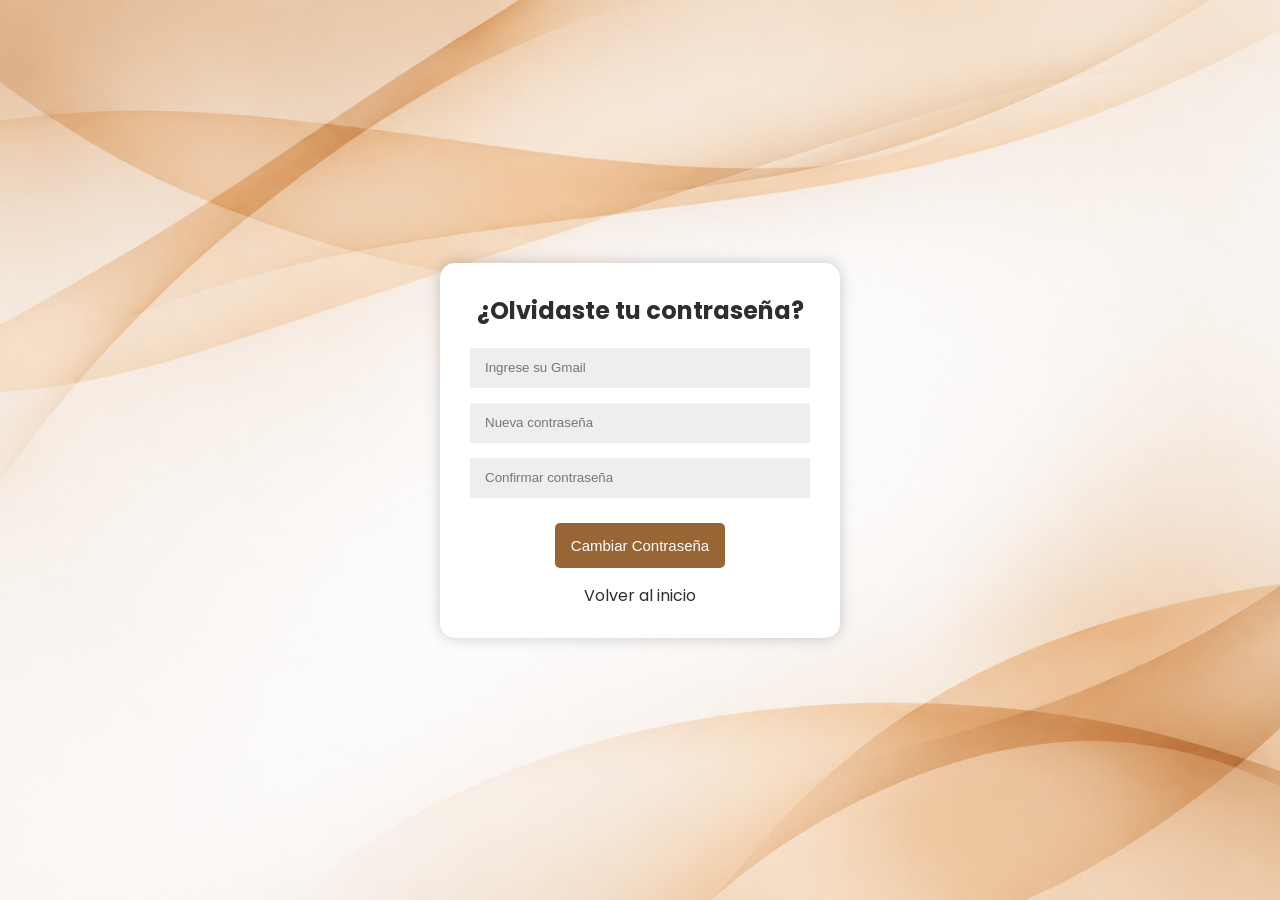
<file: SGB-Bibliocontrol/BiblioControl/recuperar.html>
<!DOCTYPE html>
<html lang="es">
<head>
    <meta charset="UTF-8"> 
    <meta name="viewport" content="width=device-width, initial-scale=1.0"> 
    <title>Recuperar Contraseña</title>
    <link rel="icon" href="imagenes/logo.png" type="image/png">
    <link href="https://fonts.googleapis.com/css2?family=Poppins:wght@400;500;600&display=swap" rel="stylesheet">
    <link rel="icon" href="imagenes/logo.png" type="image/png" sizes="60x60">
    <link rel="stylesheet" href="css/login.css"> 
</head>
<body>

    <div class="recuperar-container">

        <h2>¿Olvidaste tu contraseña?</h2>

        <div class="container-input">
            <input type="email" placeholder="Ingrese su Gmail">
        </div>

        <div class="container-input">
            <input type="password" placeholder="Nueva contraseña">
        </div>

        <div class="container-input">
            <input type="password" placeholder="Confirmar contraseña">
        </div>

        <button class="button">Cambiar Contraseña</button>

        <a class="volver" href="index.html">Volver al inicio</a>

    </div>

</body>
</html>
</file>
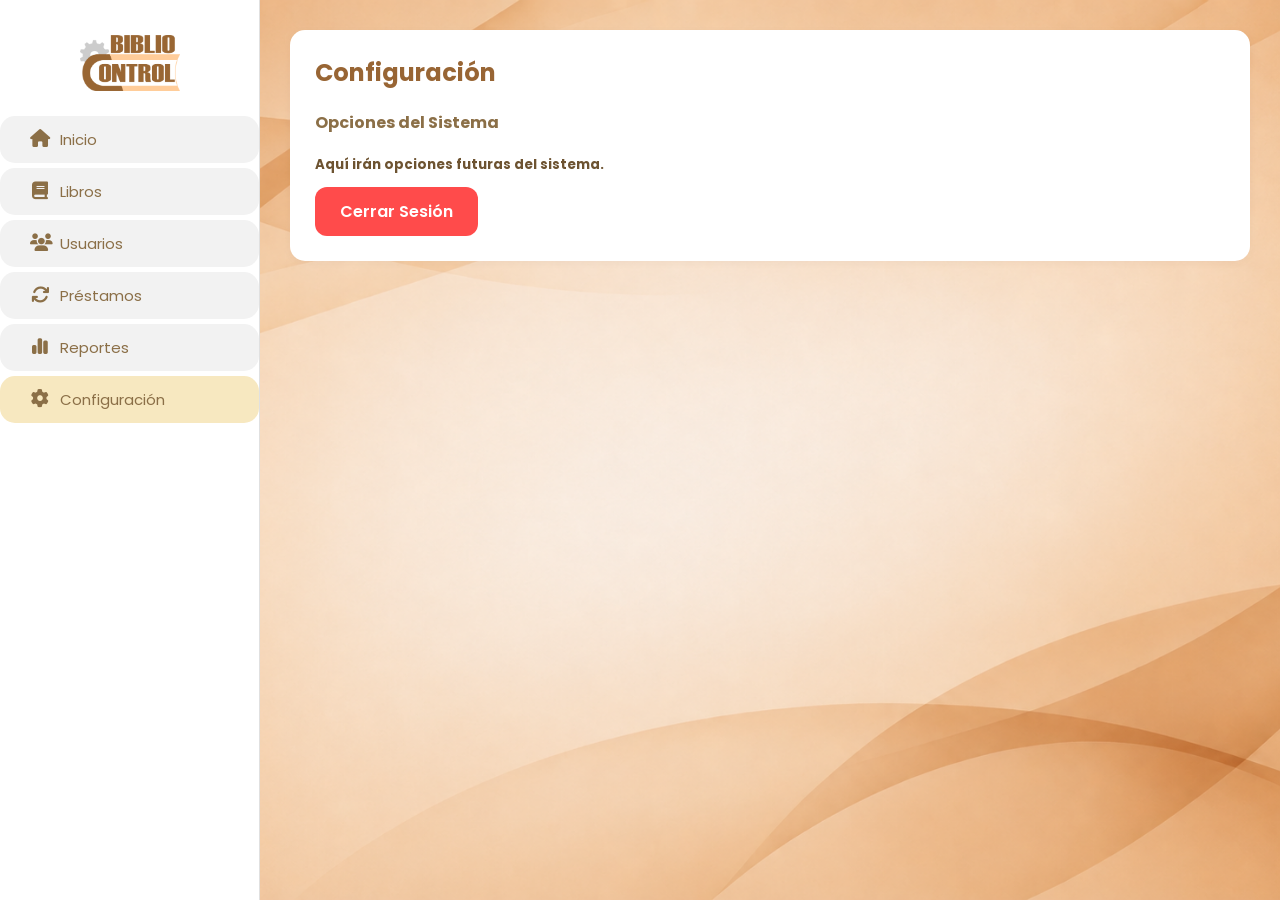
<file: SGB-Bibliocontrol/BiblioControl/administrador/configuracion.html>
<!DOCTYPE html>
<html lang='es'>
<head>
    <meta charset='UTF-8'>
    <title>Configuración - BiblioControl</title>
    <link rel="icon" href="../imagenes/logo.png" type="image/png" sizes="60x60">
    <link rel='stylesheet' href='../css/variables.css'>
    <link rel='stylesheet' href='../css/admin.css'>
    <link href="https://fonts.googleapis.com/css2?family=Poppins:wght@400;500;600&display=swap" rel="stylesheet">
    <link rel="stylesheet" href="https://cdnjs.cloudflare.com/ajax/libs/font-awesome/6.5.1/css/all.min.css">
</head>
<body>

<div class="dashboard-container">
    <aside class="sidebar">
        <nav class="menu">
            <a href="configuracion.html" class="logo">
                <img src="../imagenes/isl.png" alt="Logo">
            </a>
            
            <ul class="menu-items">
                <li><a href="inicio-admin.html"><i class="fa-solid fa-house"></i> <span>Inicio</span></a></li>
                <li><a href="libros.html"><i class="fa-solid fa-book"></i> <span>Libros</span></a></li>
                <li><a href="usuarios.html"><i class="fa-solid fa-users"></i> <span>Usuarios</span></a></li>
                <li><a href="prestamos.html"><i class="fa-solid fa-arrows-rotate"></i> <span>Préstamos</span></a></li>
                <li><a href="reportes.html"><i class="fa-solid fa-chart-simple"></i> <span>Reportes</span></a></li>
                <li class="active"><a href="configuracion.html"><i class="fa-solid fa-gear"></i> <span>Configuración</span></a></li>
            </ul>
        </nav>
    </aside>

    <div class="dashboard-body">

        <main class="dashboard">
            <section class="content-area">
                <div class="section-header">
                <h2>Configuración</h2></div>
                <div class="section-header">
                    <h4>Opciones del Sistema</h4>
                </div>
                <h5>Aquí irán opciones futuras del sistema.</h5>
                <hr class="separador">

                <div class="config-actions">
                    <a href="../index.html" class="btn-logout">Cerrar Sesión</a>
                </div>
            </section>
        </main>
    </div>
</div>

</body>
</html>
</file>
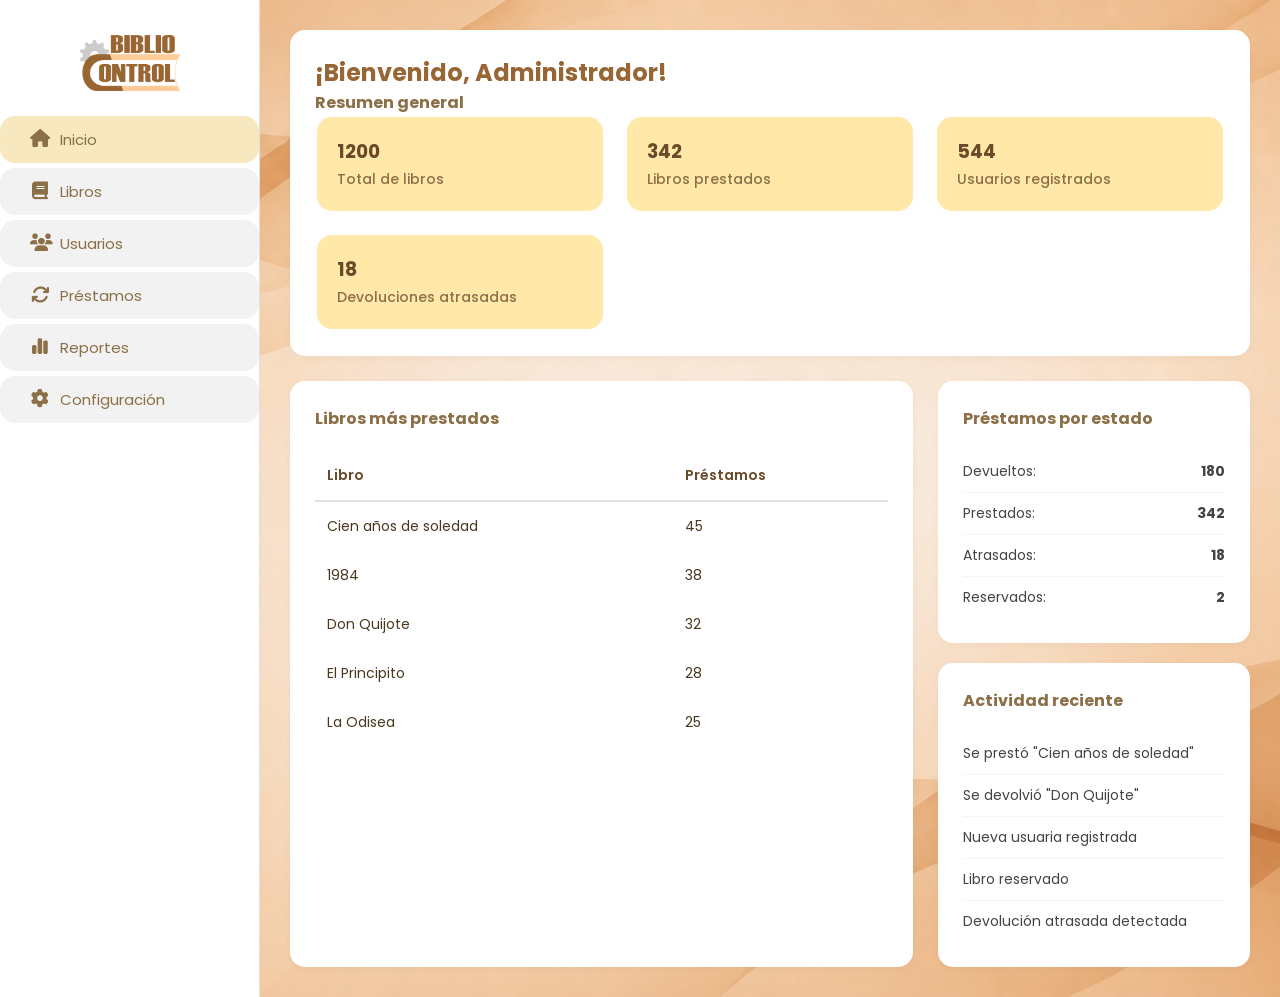
<file: SGB-Bibliocontrol/BiblioControl/administrador/inicio-admin.html>
<!DOCTYPE html>
<html lang="es">
<head>
    <meta charset="UTF-8">
    <meta name="viewport" content="width=device-width, initial-scale=1.0">
    <title>BiblioControl</title>
    <link rel="icon" href="../imagenes/logo.png" type="image/png" sizes="60x60">
    <link rel='stylesheet' href='../css/variables.css'>
    <link rel="stylesheet" href="../css/admin.css">
    <link href="https://fonts.googleapis.com/css2?family=Poppins:wght@400;500;600&display=swap" rel="stylesheet">
    <link rel="stylesheet" href="https://cdnjs.cloudflare.com/ajax/libs/font-awesome/6.5.1/css/all.min.css">
</head>
<body>

<div class="dashboard-container">
    <aside class="sidebar">
        <nav class="menu">
            <a href="admin.html" class="logo">
                <img src="../imagenes/isl.png" alt="Logo">
            </a>
            <ul class="menu-items">
                <li class="active"><a href="inicio-admin.html"><i class="fa-solid fa-house"></i> <span>Inicio</span></a></li>
                <li><a href="libros.html"><i class="fa-solid fa-book"></i> <span>Libros</span></a></li>
                <li><a href="usuarios.html"><i class="fa-solid fa-users"></i> <span>Usuarios</span></a></li>
                <li><a href="prestamos.html"><i class="fa-solid fa-arrows-rotate"></i> <span>Préstamos</span></a></li>
                <li><a href="reportes.html"><i class="fa-solid fa-chart-simple"></i> <span>Reportes</span></a></li>
                <li><a href="configuracion.html"><i class="fa-solid fa-gear"></i> <span>Configuración</span></a></li>
            </ul>
        </nav>
    </aside>

    <div class="dashboard-body">
        <main class="dashboard">
            <div class="content-area">
                <h2>¡Bienvenido, Administrador!</h2>
                <h4>Resumen general</h4>
            <div class="cards-grid">
                <div class="card-dashboard">
                    <h3>1200</h3>
                    <span>Total de libros</span>
                </div>
                <div class="card-dashboard prestados">
                    <h3>342</h3>
                    <span>Libros prestados</span>
                </div>
                <div class="card-dashboard usuarios">
                    <h3>544</h3>
                    <span>Usuarios registrados</span>
                </div>
                <div class="card-dashboard atrasados">
                    <h3>18</h3>
                    <span>Devoluciones atrasadas</span>
                </div>
            </div>
        </div>

            <div class="subgrids-container">
                
                <div class="content-area">
                    <div class="section-header">
                        <h4>Libros más prestados</h4>
                    </div>
                    <div class="admin-table-wrapper">
                        <table class="admin-table">
                            <thead>
                                <tr>
                                    <th>Libro</th>
                                    <th>Préstamos</th>
                                </tr>
                            </thead>
                            <tbody>
                                <tr><td>Cien años de soledad</td><td>45</td></tr>
                                <tr><td>1984</td><td>38</td></tr>
                                <tr><td>Don Quijote</td><td>32</td></tr>
                                <tr><td>El Principito</td><td>28</td></tr>
                                <tr><td>La Odisea</td><td>25</td></tr>
                            </tbody>
                        </table>
                    </div>
                </div>

                <div class="lateral">
                    
                    <div class="content-area">
                        <div class="section-header">
                            <h4> Préstamos por estado</h4>
                        </div>
                        <ul class="panel-list">
                            <li><span>Devueltos:</span> <strong>180</strong></li>
                            <li><span>Prestados:</span> <strong>342</strong></li>
                            <li><span>Atrasados:</span> <strong>18</strong></li>
                            <li><span>Reservados:</span> <strong>2</strong></li>
                        </ul>
                    </div>

                    <div class="content-area">
                        <div class="section-header">
                            <h4>Actividad reciente</h4>
                        </div>
                        <ul class="panel-list">
                            <li>Se prestó "Cien años de soledad"</li>
                            <li>Se devolvió "Don Quijote"</li>
                            <li>Nueva usuaria registrada</li>
                            <li>Libro reservado</li>
                            <li>Devolución atrasada detectada</li>
                        </ul>
                    </div>

                </div>

            </div>
        </main>
    </div>
</div>

</body>
</html>
</file>
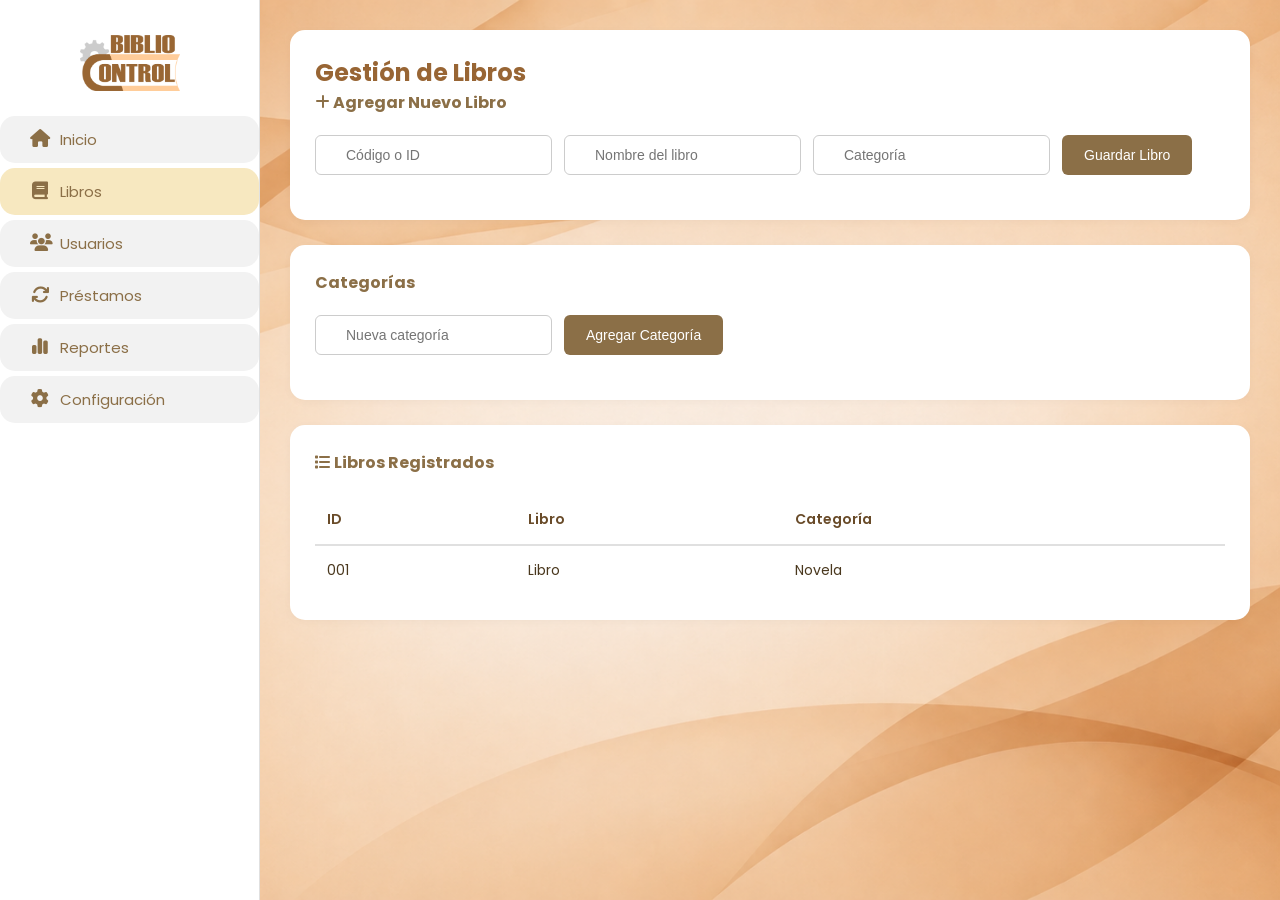
<file: SGB-Bibliocontrol/BiblioControl/administrador/libros.html>
<!DOCTYPE html>
<html lang='es'>
<head>
    <meta charset='UTF-8'>
    <title>Gestión de Libros - BiblioControl</title>
    <link rel="icon" href="../imagenes/logo.png" type="image/png" sizes="60x60">
    <link rel='stylesheet' href='../css/variables.css'>
    <link rel='stylesheet' href='../css/admin.css'>
    <link href="https://fonts.googleapis.com/css2?family=Poppins:wght@400;500;600&display=swap" rel="stylesheet">
    <link rel="stylesheet" href="https://cdnjs.cloudflare.com/ajax/libs/font-awesome/6.5.1/css/all.min.css">
</head>
<body>

<div class="dashboard-container">
    <aside class="sidebar">
        <nav class="menu">
            <a href="admin.html" class="logo">
                <img src="../imagenes/isl.png" alt="Logo">
            </a>
            <ul class="menu-items">
                <li><a href="inicio-admin.html"><i class="fa-solid fa-house"></i> <span>Inicio</span></a></li>
                <li class="active"><a href="libros.html"><i class="fa-solid fa-book"></i> <span>Libros</span></a></li>
                <li><a href="usuarios.html"><i class="fa-solid fa-users"></i> <span>Usuarios</span></a></li>
                <li><a href="prestamos.html"><i class="fa-solid fa-arrows-rotate"></i> <span>Préstamos</span></a></li>
                <li><a href="reportes.html"><i class="fa-solid fa-chart-simple"></i> <span>Reportes</span></a></li>
                <li><a href="configuracion.html"><i class="fa-solid fa-gear"></i> <span>Configuración</span></a></li>
            </ul>
        </nav>
    </aside>

    <div class="dashboard-body">
        <main class="dashboard">
            <section class="content-area">
                <h2>Gestión de Libros</h2>
                <div class="section-header">
                    <h4><i class="fa-solid fa-plus"></i> Agregar Nuevo Libro</h4>
                </div>
                <div class="form-group-inline">
                    <input type="text" placeholder='Código o ID' class="form-input">
                    <input type="text" placeholder='Nombre del libro' class="form-input ">
                    <input type="text" placeholder='Categoría' class="form-input">
                    <button class="btn-admin">Guardar Libro</button>
                </div>
                
            </section>

            <section class="content-area">
                <div class="section-header">
                    <h4>Categorías</h4>
                </div>
                <div class="category-manager-box">
                    <div class="form-group-inline">
                        <input type="text" placeholder='Nueva categoría' class="form-input">
                        <button class="btn-admin">Agregar Categoría</button>
                    </div>
                </div>
            </section>
            
            <section class="content-area">
                <div class="section-header">
                    <h4><i class="fa-solid fa-list"></i> Libros Registrados</h4>
                </div>
                <div class="admin-table-wrapper">
                    <table class="admin-table">
                        <thead>
                            <tr>
                                <th>ID</th>
                                <th>Libro</th>
                                <th>Categoría</th>
                            </tr>
                        </thead>
                        <tbody>
                            <tr>
                                <td>001</td>
                                <td class="ticket-bold">Libro</td>
                                <td>Novela</td>
                            </tr>
                        </tbody>
                    </table>
                </div>
            </section>
        </main>
    </div>
</div>

</body>
</html>
</file>
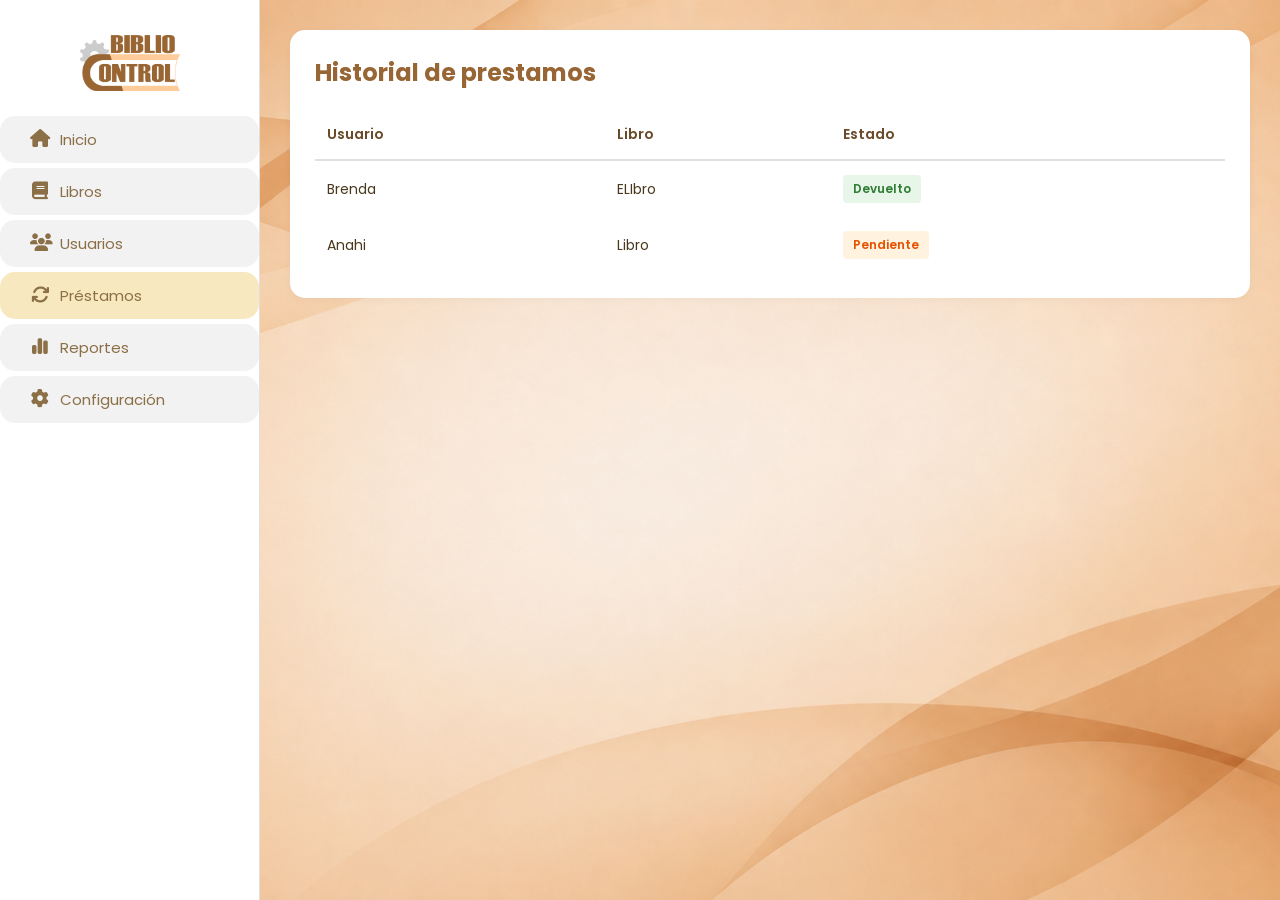
<file: SGB-Bibliocontrol/BiblioControl/administrador/prestamos.html>
<!DOCTYPE html>
<html lang='es'>
<head>
    <meta charset='UTF-8'>
    <title>Historial de Préstamos - BiblioControl</title>
    <link rel="icon" href="../imagenes/logo.png" type="image/png" sizes="60x60">
    <link rel='stylesheet' href='../css/variables.css'>
    <link rel='stylesheet' href='../css/admin.css'>
    <link href="https://fonts.googleapis.com/css2?family=Poppins:wght@400;500;600&display=swap" rel="stylesheet">
    <link rel="stylesheet" href="https://cdnjs.cloudflare.com/ajax/libs/font-awesome/6.5.1/css/all.min.css">
</head>
<body>

<div class="dashboard-container">
    <aside class="sidebar">
        <nav class="menu">
            <a href="admin.html" class="logo">
                <img src="../imagenes/isl.png" alt="Logo">
            </a>
            <ul class="menu-items">
                <li><a href="inicio-admin.html"><i class="fa-solid fa-house"></i> <span>Inicio</span></a></li>
                <li><a href="libros.html"><i class="fa-solid fa-book"></i> <span>Libros</span></a></li>
                <li><a href="usuarios.html"><i class="fa-solid fa-users"></i> <span>Usuarios</span></a></li>
                <li class="active"><a href="prestamos.html"><i class="fa-solid fa-arrows-rotate"></i> <span>Préstamos</span></a></li>
                <li><a href="reportes.html"><i class="fa-solid fa-chart-simple"></i> <span>Reportes</span></a></li>
                <li><a href="configuracion.html"><i class="fa-solid fa-gear"></i> <span>Configuración</span></a></li>
            </ul>
        </nav>
    </aside>

    <div class="dashboard-body">

        <main class="dashboard">
            <section class="content-area">
                <div class="section-header">
                    <h2>Historial de prestamos</h2>
                </div>
                <div class="admin-table-wrapper">
                    <table class="admin-table">
                        <thead>
                            <tr>
                                <th>Usuario</th>
                                <th>Libro</th>
                                <th>Estado</th>
                            </tr>
                        </thead>
                        <tbody>
                            <tr>
                                <td>Brenda</td>
                                <td>ELIbro</td>
                                <td><span class="badge badge-success">Devuelto</span></td>
                            </tr>
                            <tr>
                                <td>Anahi</td>
                                <td>Libro</td>
                                <td><span class="badge badge-warning">Pendiente</span></td>
                            </tr>
                        </tbody>
                    </table>
                </div>
            </section>
        </main>
    </div>
</div>

</body>
</html>
</file>
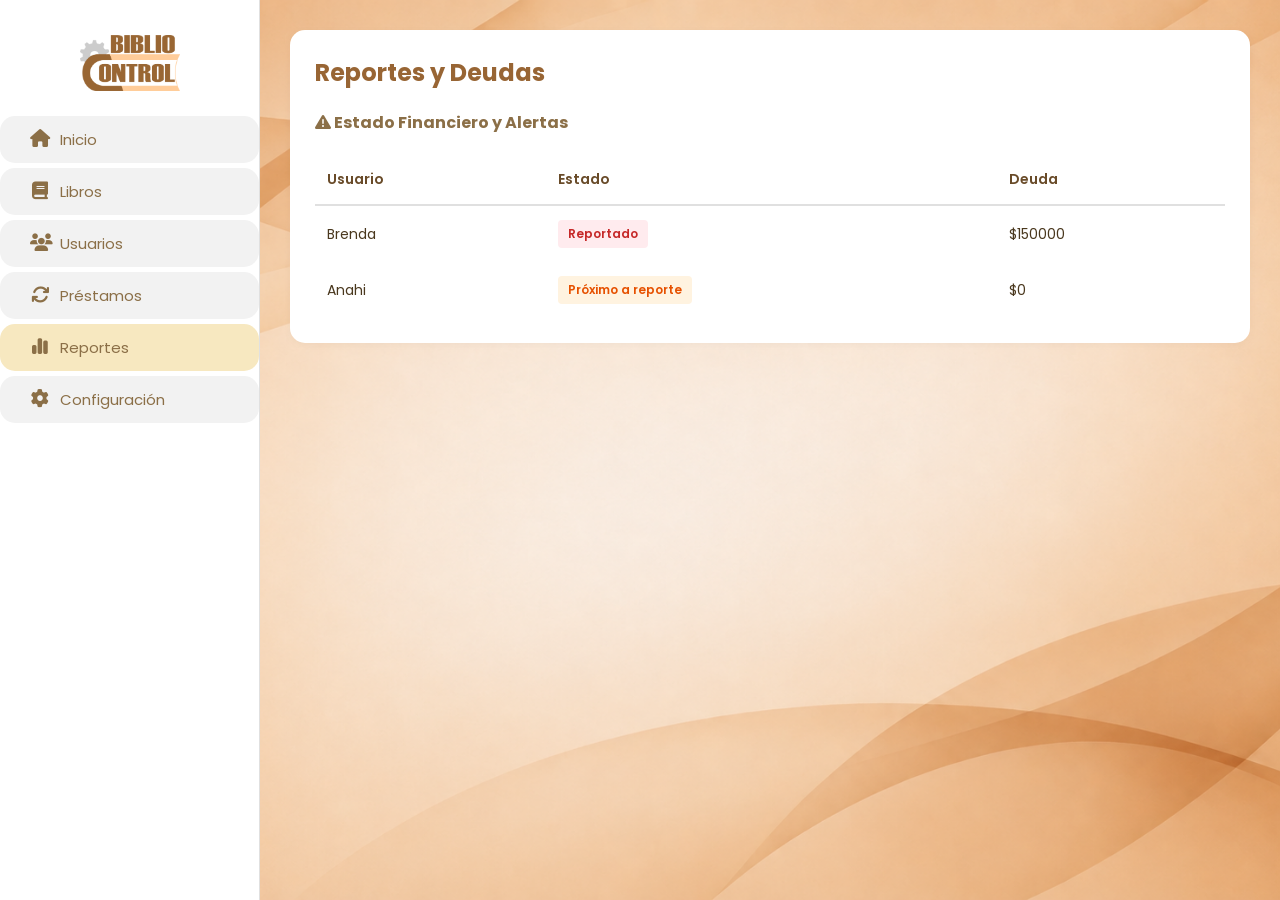
<file: SGB-Bibliocontrol/BiblioControl/administrador/reportes.html>
<!DOCTYPE html>
<html lang='es'>
<head>
    <meta charset='UTF-8'>
    <title>Reportes y Deudas - BiblioControl</title>
    <link rel="icon" href="../imagenes/logo.png" type="image/png" sizes="60x60">
    <link rel='stylesheet' href='../css/variables.css'>
    <link rel='stylesheet' href='../css/admin.css'>
    <link href="https://fonts.googleapis.com/css2?family=Poppins:wght@400;500;600&display=swap" rel="stylesheet">
    <link rel="stylesheet" href="https://cdnjs.cloudflare.com/ajax/libs/font-awesome/6.5.1/css/all.min.css">
</head>
<body>

<div class="dashboard-container">
    <aside class="sidebar">
        <nav class="menu">
            <a href="admin.html" class="logo">
                <img src="../imagenes/isl.png" alt="Logo">
            </a>
            <ul class="menu-items">
                <li><a href="inicio-admin.html"><i class="fa-solid fa-house"></i> <span>Inicio</span></a></li>
                <li><a href="libros.html"><i class="fa-solid fa-book"></i> <span>Libros</span></a></li>
                <li><a href="usuarios.html"><i class="fa-solid fa-users"></i> <span>Usuarios</span></a></li>
                <li><a href="prestamos.html"><i class="fa-solid fa-arrows-rotate"></i> <span>Préstamos</span></a></li>
                <li class="active"><a href="reportes.html"><i class="fa-solid fa-chart-simple"></i> <span>Reportes</span></a></li>
                <li><a href="configuracion.html"><i class="fa-solid fa-gear"></i> <span>Configuración</span></a></li>
            </ul>
        </nav>
    </aside>

    <div class="dashboard-body">

        <main class="dashboard">
            <section class="content-area">
                <div class="section-header">
                    <h2>Reportes y Deudas</h2>
                </div>
                <div class="section-header">
                    <h4><i class="fa-solid fa-triangle-exclamation"></i> Estado Financiero y Alertas</h4>
                </div>
                <div class="admin-table-wrapper">
                    <table class="admin-table">
                        <thead>
                            <tr>
                                <th>Usuario</th>
                                <th>Estado</th>
                                <th>Deuda</th>
                            </tr>
                        </thead>
                        <tbody>
                            <tr>
                                <td class="ticket-bold">Brenda</td>
                                <td><span class="badge badge-danger">Reportado</span></td>
                                <td class="text-danger">$150000</td>
                            </tr>
                            <tr>
                                <td class="ticket-bold">Anahi</td>
                                <td><span class="badge badge-warning">Próximo a reporte</span></td>
                                <td class="text-success">$0</td>
                            </tr>
                        </tbody>
                    </table>
                </div>
            </section>
        </main>
    </div>
</div>

</body>
</html>
</file>
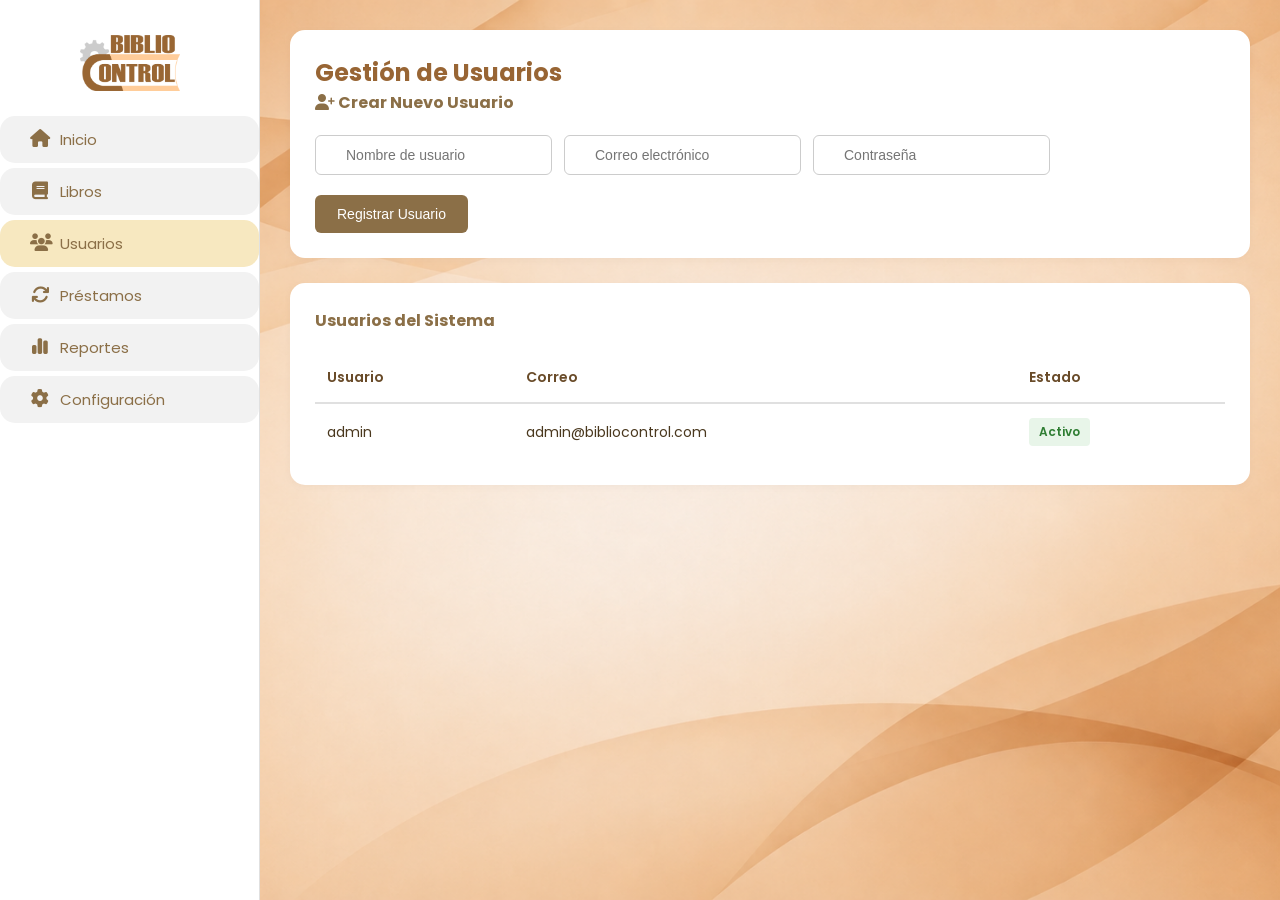
<file: SGB-Bibliocontrol/BiblioControl/administrador/usuarios.html>
<!DOCTYPE html>
<html lang='es'>
<head>
    <meta charset='UTF-8'>
    <title>Gestión de Usuarios - BiblioControl</title>
    <link rel="icon" href="../imagenes/logo.png" type="image/png" sizes="60x60">
    <link rel='stylesheet' href='../css/variables.css'>
    <link rel='stylesheet' href='../css/admin.css'>
    <link href="https://fonts.googleapis.com/css2?family=Poppins:wght@400;500;600&display=swap" rel="stylesheet">
    <link rel="stylesheet" href="https://cdnjs.cloudflare.com/ajax/libs/font-awesome/6.5.1/css/all.min.css">
</head>
<body>

<div class="dashboard-container">
    <aside class="sidebar">
        <nav class="menu">
            <a href="admin.html" class="logo">
                <img src="../imagenes/isl.png" alt="Logo">
            </a>
            <ul class="menu-items">
                <li><a href="inicio-admin.html"><i class="fa-solid fa-house"></i> <span>Inicio</span></a></li>
                <li><a href="libros.html"><i class="fa-solid fa-book"></i> <span>Libros</span></a></li>
                <li class="active"><a href="usuarios.html"><i class="fa-solid fa-users"></i> <span>Usuarios</span></a></li>
                <li><a href="prestamos.html"><i class="fa-solid fa-arrows-rotate"></i> <span>Préstamos</span></a></li>
                <li><a href="reportes.html"><i class="fa-solid fa-chart-simple"></i> <span>Reportes</span></a></li>
                <li><a href="configuracion.html"><i class="fa-solid fa-gear"></i> <span>Configuración</span></a></li>
            </ul>
        </nav>
    </aside>

    <div class="dashboard-body">
  

        <main class="dashboard">

            <section class="content-area">
                <h2>Gestión de Usuarios</h2>

                <div class="section-header">
                    <h4><i class="fa-solid fa-user-plus"></i> Crear Nuevo Usuario</h4>
                </div>
                <div class="form-group-inline">
                    <input type="text" placeholder='Nombre de usuario' class="form-input">
                    <input type="email" placeholder='Correo electrónico' class="form-input">
                    <input type="password" placeholder='Contraseña' class="form-input">
                </div>
                <button class="btn-admin">Registrar Usuario</button>
            </section>

            <section class="content-area">
                <div class="section-header">
                    <h4> Usuarios del Sistema</h4>
                </div>
                <div class="admin-table-wrapper">
                    <table class="admin-table">
                        <thead>
                            <tr>
                                <th>Usuario</th>
                                <th>Correo</th>
                                <th>Estado</th>
                            </tr>
                        </thead>
                        <tbody>
                            <tr>
                                <td>admin</td>
                                <td>admin@bibliocontrol.com</td>
                                <td><span class="badge badge-success">Activo</span></td>
                            </tr>
                        </tbody>
                    </table>
                </div>
            </section>
        </main>
    </div>
</div>

</body>
</html>
</file>
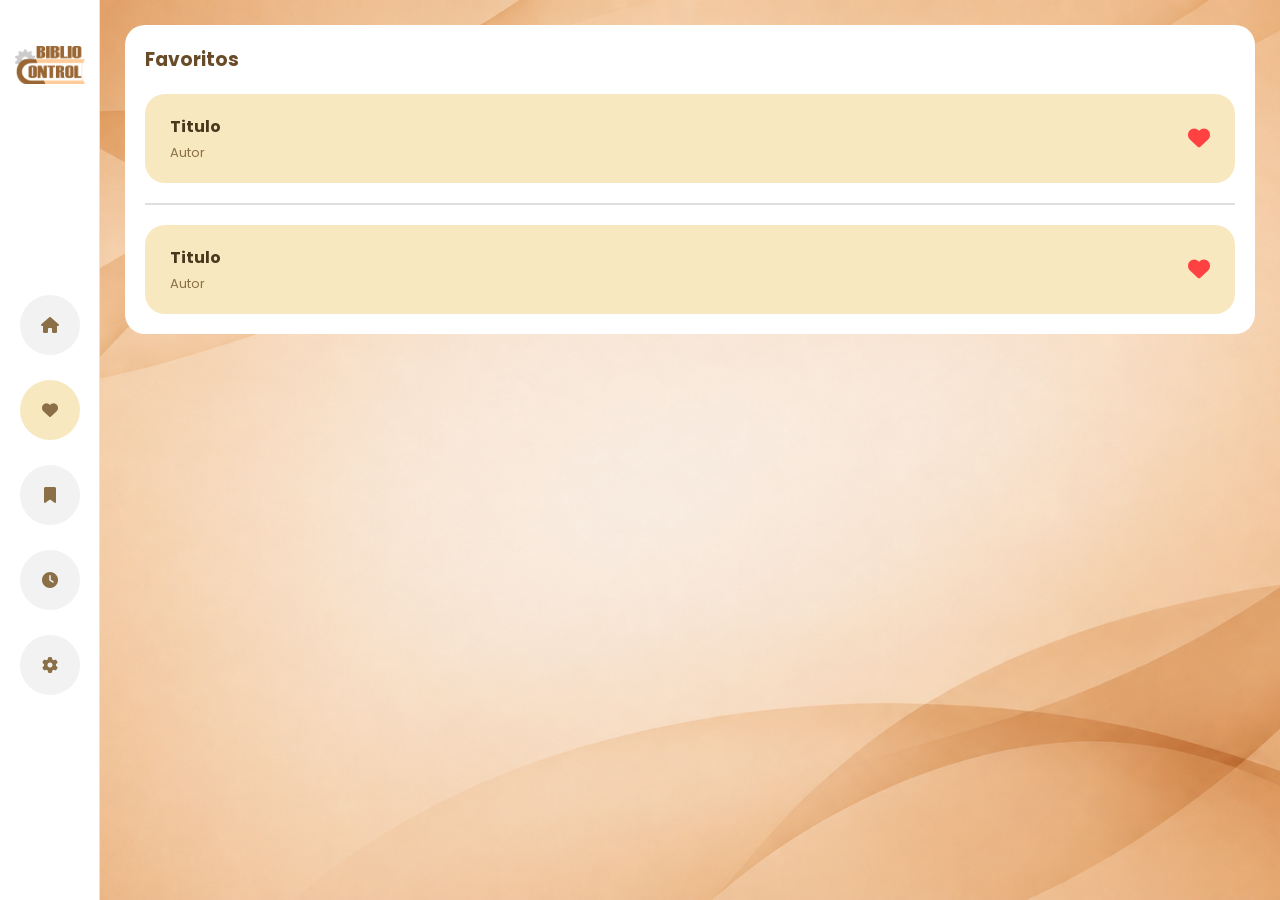
<file: SGB-Bibliocontrol/BiblioControl/usuario/favoritos.html>
<!DOCTYPE html>
<html lang="es">
<head>
    <meta charset="UTF-8">
    <title>Bibliocontrol - Favoritos</title>
    <link rel="icon" href="../imagenes/logo.png" type="image/png" sizes="10x10">
    <link rel="stylesheet" href="../css/variables.css">
    <link rel="stylesheet" href="../css/layout.css">
    <link rel="stylesheet" href="../css/style.css">
    <link href="https://fonts.googleapis.com/css2?family=Poppins:wght@400;500;600&display=swap" rel="stylesheet">
    <link rel="stylesheet" href="https://cdnjs.cloudflare.com/ajax/libs/font-awesome/6.5.1/css/all.min.css">
</head>
<body>

<div class="dashboard-container">

    <aside class="sidebar">
        <nav class="menu">
            <a href="inicio.html" class="logo">
                <img src="../imagenes/isl.png" width="24">
            </a>
            <ul class="menu-items">
                <li><a href="inicio.html"><i class="fa-solid fa-house"></i></a></li>
                <li class="active"><a href="favoritos.html"><i class="fa-solid fa-heart"></i></a></li>
                <li><a href="reservar.html"><i class="fa-solid fa-bookmark"></i></a></li>
                <li><a href="historial.html"><i class="fa-solid fa-clock"></i></a></li>
                <li><a href="config.html"><i class="fa-solid fa-gear"></i></a></li>
            </ul>
        </nav>
    </aside>

    <div class="dashboard-body">
        <main class="dashboard dashboard--full">
            <section class="content-area">
                
                <div class="section-header">
                    <h3>Favoritos</h3>
                </div>
                
                <div class="fav-lista">
                    
                    <div class="fav-item">
                        <div class="fav-info">
                            <strong>Titulo</strong>
                            <span>Autor</span>
                        </div>
                        <button class="fav-btn active-heart"><i class="fa-solid fa-heart"></i></button>
                    </div>

                    <hr class="separador">
                    <div class="fav-item">
                        <div class="fav-info">
                            <strong>Titulo</strong>
                            <span>Autor</span>
                        </div>
                        <button class="fav-btn active-heart"><i class="fa-solid fa-heart"></i></button>
                    </div>

                </div>

            </section>

        </main>
    </div>
</div>

</body>
</html>
</file>
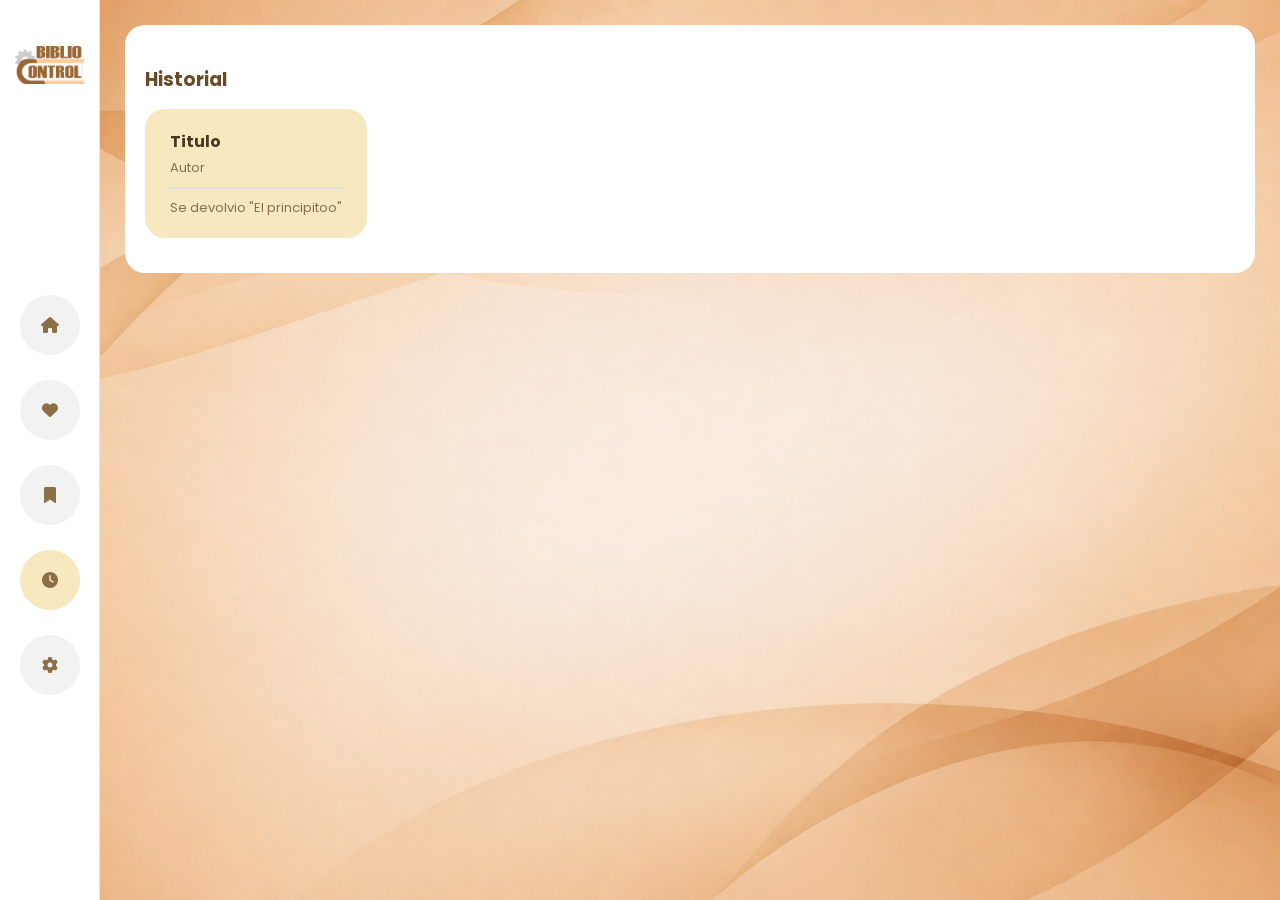
<file: SGB-Bibliocontrol/BiblioControl/usuario/historial.html>
<!DOCTYPE html>
<html lang="es">
<head>
    <meta charset="UTF-8">
    <title>Bibliocontrol - Historial</title>
    <link rel="icon" href="../imagenes/logo.png" type="image/png" sizes="10x10">
    <link rel="stylesheet" href="../css/variables.css">
    <link rel="stylesheet" href="../css/layout.css">
    <link rel="stylesheet" href="../css/style.css">
    <link href="https://fonts.googleapis.com/css2?family=Poppins:wght@400;500;600&display=swap" rel="stylesheet">
    <link rel="stylesheet" href="https://cdnjs.cloudflare.com/ajax/libs/font-awesome/6.5.1/css/all.min.css">
</head>
<body>

<div class="dashboard-container">

    <aside class="sidebar">
        <nav class="menu">
            <a href="inicio.html" class="logo">
                <img src="../imagenes/isl.png" width="24">
            </a>
            <ul class="menu-items">
                <li><a href="inicio.html"><i class="fa-solid fa-house"></i></a></li>
                <li ><a href="favoritos.html"><i class="fa-solid fa-heart"></i></a></li>
                <li><a href="reservar.html"><i class="fa-solid fa-bookmark"></i></a></li>
                <li class="active"><a href="historial.html"><i class="fa-solid fa-clock"></i></a></li>
                <li><a href="config.html"><i class="fa-solid fa-gear"></i></a></li>
            </ul>
        </nav>
    </aside>

    <div class="dashboard-body">
        
        <main class="dashboard dashboard--full">

            <section class="content-area">
                
                <div class="section-header">
                    <div class="historial-lista">
                    <h3>Historial</h3>
                    <div class="historial-item">
                        <div class="historial-info">
                            <strong>Titulo</strong>
                            <span>Autor</span>
                            <hr class="separador">
                            <span>Se devolvio "El principitoo"</span>
                        </div>
                    </div>
                    </div>
                </div>
            

            </section>

        </main>
    </div>
</div>

</body>
</html>
</file>
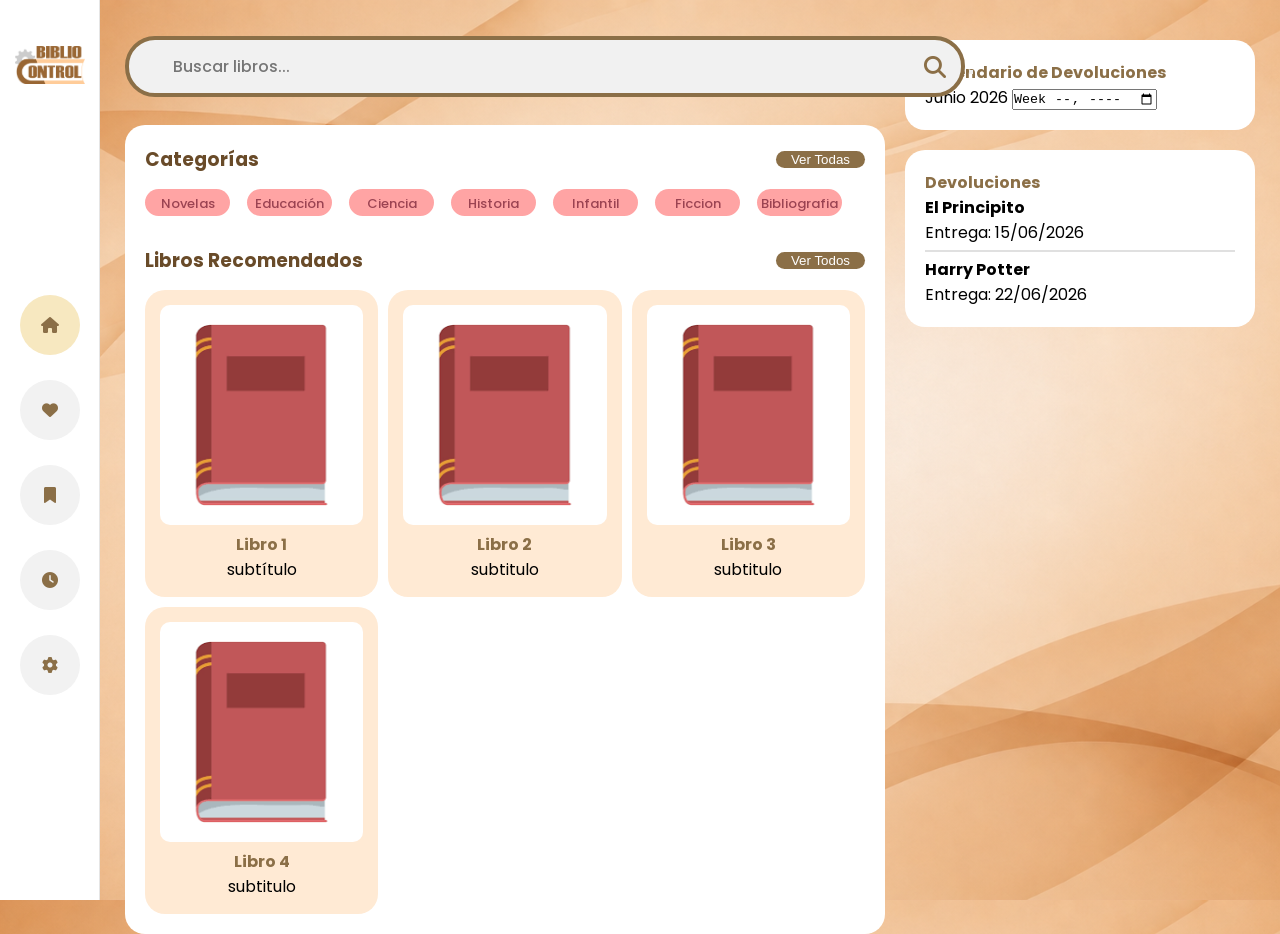
<file: SGB-Bibliocontrol/BiblioControl/usuario/inicio.html>
<!DOCTYPE html>
<html lang="es">
<head>
    <meta charset="UTF-8">
    <title>Bibliocontrol</title>
    <link rel="icon" href="../imagenes/logo.png" type="image/png" sizes="60x60">
    <link rel="stylesheet" href="../css/variables.css">
    <link rel="stylesheet" href="../css/style.css">
    <link rel="stylesheet" href="../css/layout.css">
    <link href="https://fonts.googleapis.com/css2?family=Poppins:wght@400;500;600&display=swap" rel="stylesheet">
    <link rel="stylesheet" href="https://cdnjs.cloudflare.com/ajax/libs/font-awesome/6.5.1/css/all.min.css">
</head>
<body>

<div class="dashboard-container">

    <aside class="sidebar">
        <nav class="menu">
            <a href="inicio.html" class="logo">
                <img src="../imagenes/isl.png" width="24">
            </a>
            <ul class="menu-items">
                <li class="active"><a href="inicio.html"><i class="fa-solid fa-house"></i></a></li>
                <li><a href="favoritos.html"><i class="fa-solid fa-heart"></i></a></li>
                <li><a href="reservar.html"><i class="fa-solid fa-bookmark"></i></a></li>
                <li><a href="historial.html"><i class="fa-solid fa-clock"></i></a></li>
                <li><a href="config.html"><i class="fa-solid fa-gear"></i></a></li>
            </ul>
        </nav>
    </aside>

    <div class="dashboard-body">
        
        <header class="topbar">
            <div class="search-box">
                <input type="text" placeholder="Buscar libros...">
                <button type="submit" class="search-btn"><i class="fa-solid fa-search"></i></button>
            </div>
        </header>

        <main class="dashboard">

            <section class="content-area">
                <div class="section-header">
                    <h3>Categorías</h3>
                    <button class="btn-ver">Ver Todas</button>
                </div>
                
                <div class="categorias">

                    <a class="categoria novela"><span>Novelas</span></a>
                    <a class="categoria educacion"><span>Educación</span></a>
                    <a class="categoria ciencia"><span>Ciencia</span></a>
                    <a class="categoria historia"><span>Historia</span></a>
                    <a class="categoria infantil"><span>Infantil</span></a>
                    <a class="categoria ficcion"><span>Ficcion</span></a>
                    <a class="categoria biblio"><span>Bibliografia</span></a>
                    
                </div>

                <div class="section-header">
                    <h3>Libros Recomendados</h3>
                    <button class="btn-ver">Ver Todos</button>
                </div>

                <div class="productos">
                    <a href="ver-libro.html" style="text-decoration: none; color: inherit;">
                        <div class="producto">
                            <img src="../imagenes/libro1.png">
                            <h4>Libro 1</h4>
                            <p>subtítulo</p>
                        </div>
                    </a>
                    <a class="producto">
                        <img src="../imagenes/libro1.png">
                        <h4>Libro 2</h4>
                        <p>subtitulo</p>
                    </a>
                    <a class="producto">
                        <img src="../imagenes/libro1.png">
                        <h4>Libro 3</h4>
                        <p>subtitulo</p>
                    </a>
                    <a class="producto">
                        <img src="../imagenes/libro1.png">
                        <h4>Libro 4</h4>
                        <p>subtitulo</p>
                    </a>
                </div>
            </section>

            <aside class="dashboard-sidebar">
                
                <div class="calendario-panel">
                    <h4>Calendario de Devoluciones</h4>
                    <div class="calendario">
                        <div class="calendario-ver">
                            <span>Junio 2026</span>
                            <input type="week">
                        </div>
                    </div>
                </div>

                <div class="devoluciones-panel">
                    <h4>Devoluciones</h4>
                    <div class="devoluciones">
                        <p><strong>El Principito</strong></p>
                        <p>Entrega: 15/06/2026</p>
                        <hr class="separador">
                        <p><strong>Harry Potter</strong></p>
                        <p>Entrega: 22/06/2026</p>
                    </div>
                </div>

            </aside>

        </main> </div> </div> </body>
</html>
</file>
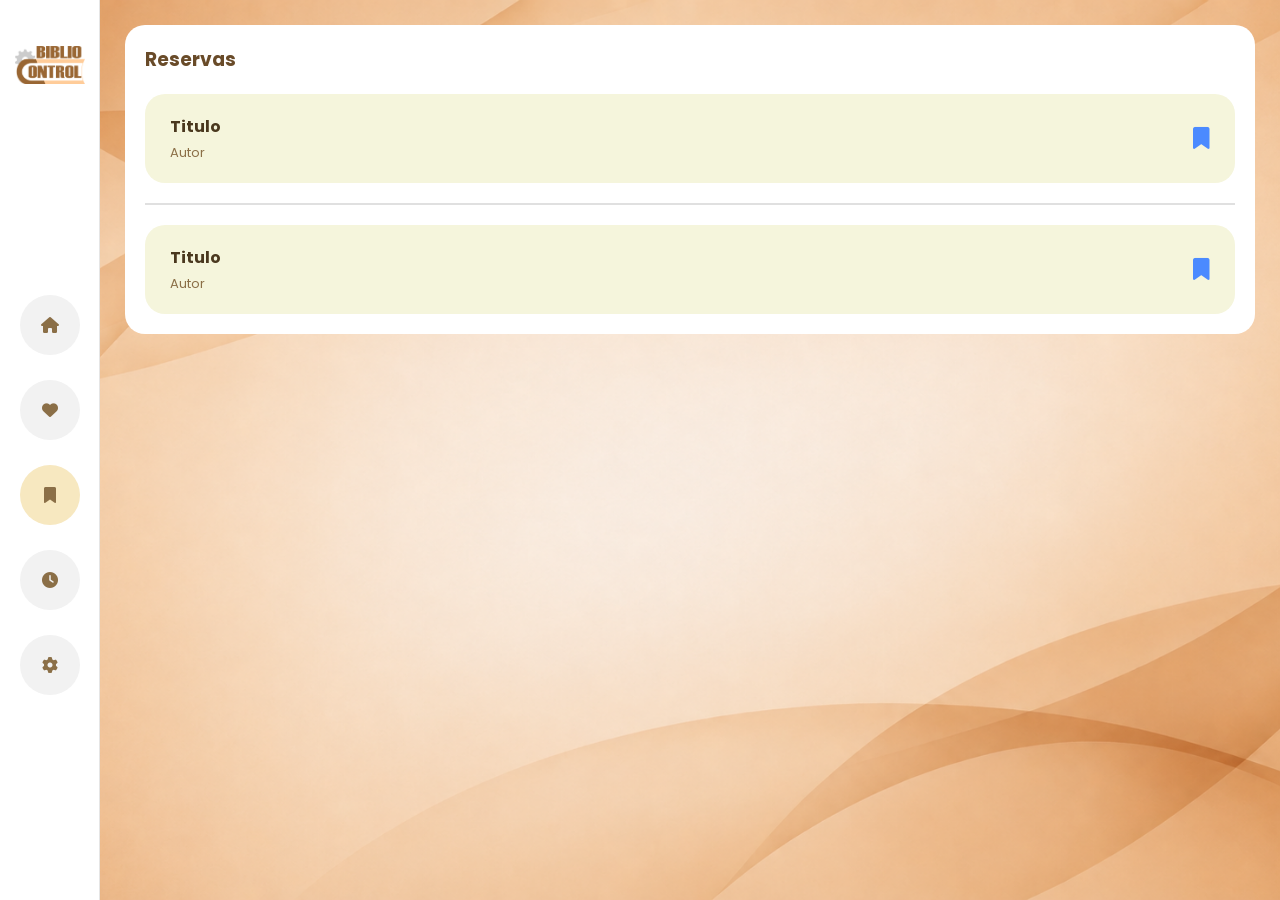
<file: SGB-Bibliocontrol/BiblioControl/usuario/reservar.html>
<!DOCTYPE html>
<html lang="es">
<head>
    <meta charset="UTF-8">
    <title>Bibliocontrol - Reservas</title>
    <link rel="icon" href="../imagenes/logo.png" type="image/png" sizes="60x60">
    <link rel="stylesheet" href="../css/variables.css">
    <link rel="stylesheet" href="../css/style.css">
    <link rel="stylesheet" href="../css/layout.css">
    <link href="https://fonts.googleapis.com/css2?family=Poppins:wght@400;500;600&display=swap" rel="stylesheet">
    <link rel="stylesheet" href="https://cdnjs.cloudflare.com/ajax/libs/font-awesome/6.5.1/css/all.min.css">
</head>
<body>

<div class="dashboard-container">

    <aside class="sidebar">
        <nav class="menu">
            <a href="inicio.html" class="logo">
                <img src="../imagenes/isl.png" width="24">
            </a>
            <ul class="menu-items">
                <li><a href="inicio.html"><i class="fa-solid fa-house"></i></a></li>
                <li><a href="favoritos.html"><i class="fa-solid fa-heart"></i></a></li>
                <li class="active"><a href="reservar.html"><i class="fa-solid fa-bookmark"></i></a></li>
                <li><a href="historial.html"><i class="fa-solid fa-clock"></i></a></li>
                <li><a href="config.html"><i class="fa-solid fa-gear"></i></a></li>
            </ul>
        </nav>
    </aside>

    <div class="dashboard-body">
        
        <main class="dashboard dashboard--full">

            <section class="content-area">
                
                <div class="section-header">
                    <h3>Reservas</h3>
                </div>
                
                <div class="reservar-lista">
                    
                    <div class="reservar-item">
                        <div class="reservar-info">
                            <strong>Titulo</strong>
                            <span>Autor</span>
                        </div>
                        <button class="res-btn active-bookmark"><i class="fa-solid fa-bookmark"></i></button>
                    </div>

                    <hr class="separador">

                    <div class="reservar-item">
                        <div class="reservar-info">
                            <strong>Titulo</strong>
                            <span>Autor</span>
                        </div>
                        <button class="res-btn active-bookmark"><i class="fa-solid fa-bookmark"></i></button>
                    </div>

                </div>

            </section>

        </main>
    </div>
</div>

</body>
</html>
</file>
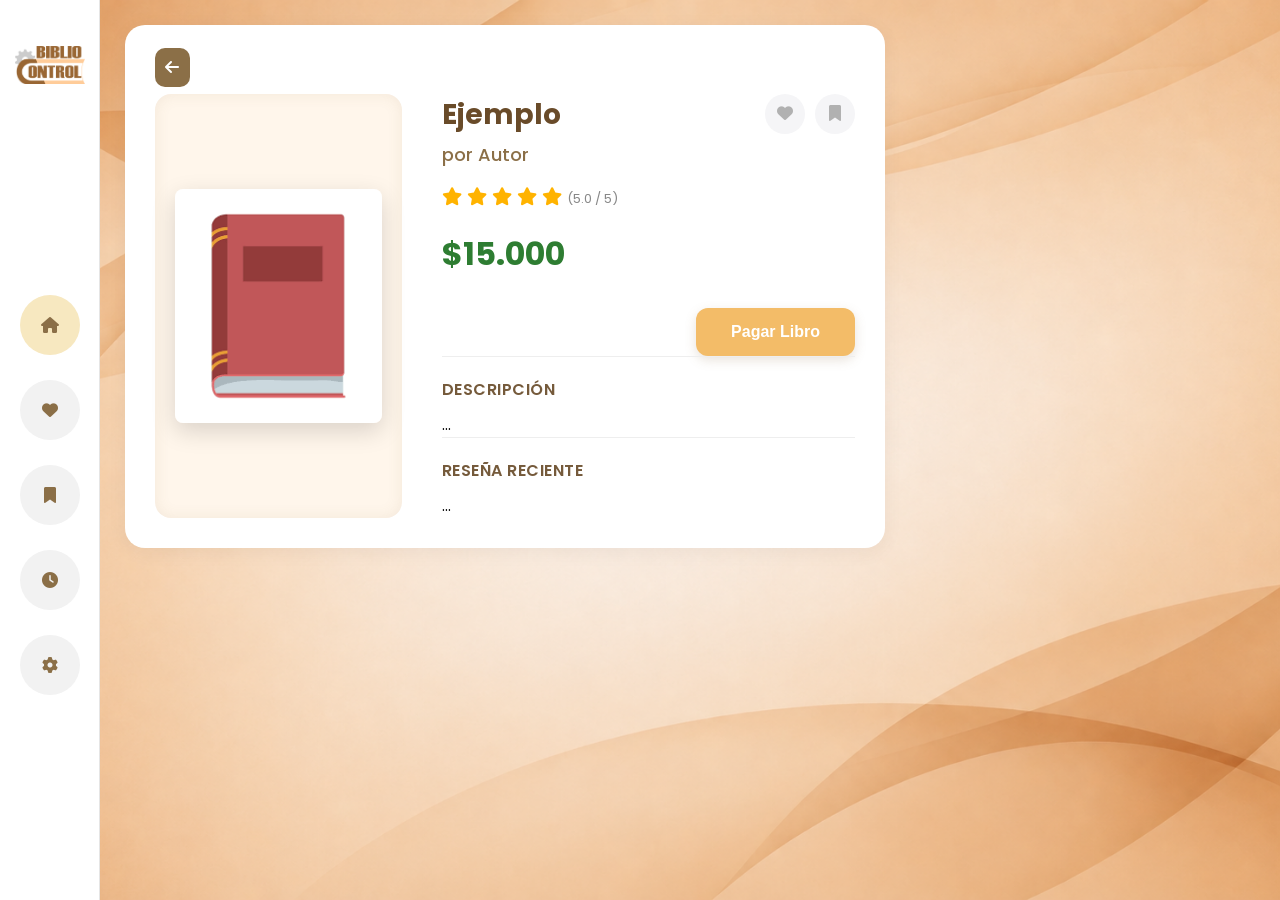
<file: SGB-Bibliocontrol/BiblioControl/usuario/ver-libro.html>
<!DOCTYPE html>
<html lang="es">
<head>
    <meta charset="UTF-8">
    <meta name="viewport" content="width=device-width, initial-scale=1.0">
    <title>Detalle del Libro - BiblioControl</title>
    <link rel="icon" href="../imagenes/logo.png" type="image/png" sizes="10x10">
    <link rel="stylesheet" href="../css/variables.css">
    <link rel="stylesheet" href="../css/layout.css"> 
    <link rel="stylesheet" href="../css/style.css">
    <link href="https://fonts.googleapis.com/css2?family=Poppins:wght=400;500;600;700&display=swap" rel="stylesheet">
    <link rel="stylesheet" href="https://cdnjs.cloudflare.com/ajax/libs/font-awesome/6.5.1/css/all.min.css">
</head>
<body>

<div class="dashboard-container">
    <aside class="sidebar">
        <nav class="menu">
            <a href="inicio.html" class="logo">
                <img src="../imagenes/isl.png" width="24">
            </a>
            <ul class="menu-items">
                <li class="active"><a href="inicio.html"><i class="fa-solid fa-house"></i></a></li>
                <li><a href="favoritos.html"><i class="fa-solid fa-heart"></i></a></li>
                <li><a href="reservar.html"><i class="fa-solid fa-bookmark"></i></a></li>
                <li><a href="historial.html"><i class="fa-solid fa-clock"></i></a></li>
                <li><a href="config.html"><i class="fa-solid fa-gear"></i></a></li>
            </ul>
        </nav>
    </aside>


    <div class="dashboard-body">
        <main class="dashboard">
            <div class="book-page-layout">
                
                <div class="book-detail-container">
                <div class='table'>
                    <a class='btn' href='inicio.html'>
                        <i class="fa-solid fa-arrow-left"></i>
                    </a>
                    <div class="book-main-info">
                        <div class="book-cover-wrapper">
                            <img src="../imagenes/libro1.png" alt="Portada del Libro">
                        </div>

                        <div class="book-details-text">
                            <div class="action-floating-buttons">
                                <button class="btn-icon-action" title="Agregar a Favoritos"><i class="fa-solid fa-heart"></i></button>
                                <button class="btn-icon-action-reservar" title=" Reservar Libro"><i class="fa-solid fa-bookmark"></i></button>
                            </div>
                            
                            <div>
                                <h1 class="book-title">Ejemplo</h1>
                                <p class="book-author">por Autor</p>
                                
                                <div class="book-rating">
                                    <i class="fa-solid fa-star"></i>
                                    <i class="fa-solid fa-star"></i>
                                    <i class="fa-solid fa-star"></i>
                                    <i class="fa-solid fa-star"></i>
                                    <i class="fa-solid fa-star"></i>
                                    <span class="rating-count"> (5.0 / 5)</span>
                                </div>

                            </div>

                            <div class="book-price">$15.000</div>
                            <button class="btn-pay-submit" onclick="buscar()">Pagar Libro</button>
                            
                            <script>
                                function buscar() {
                                    alert("Ticket de compra");
                                }
                            </script>

                    <div class="book-description-box">
                        <h3 class="box-title">Descripción</h3>
                        <p>...</p>
                    </div>

                    <div class="book-description-box">
                        <h3 class="box-title">Reseña Reciente</h3>
                        <p>...</p>
                    </div>

                </div>

            </div>
        </main>
    </div>
</div>
</body>
</html>
</file>
<file: SGB-Bibliocontrol/BiblioControl/css/login.css>
*{ 
    margin: 0; 
    padding: 0; 
    box-sizing: border-box; 
} 

body{ 
    border: none; 
    width: 100%; 
    height: 100vh; 
    font-family: 'Poppins', sans-serif;
    display: flex; 
    justify-content: center; 
    align-items: center; 
    background-image:url("../imagenes/fondo.png");
    background-size:cover;
    background-position:center;
} 
.container{ 
    width: 800px; 
    height: 500px; 
    display: flex;
    position: relative;
    background-color: white;
    border-radius: 15px;
    overflow: hidden;
    box-shadow: 0 0 10px rgb(0, 0, 0, 0.3);
}
.container-form{
    width: 100%;
    overflow: hidden;
}
.container-form form{
    height: 100%;
    display: flex;
    flex-direction: column;
    justify-content: center;
    align-items: center;
    transition: transform 0.5s ease-in;
}
.container-form h2{
    font-size: 30px;
    margin-bottom: 20px;
}
.container-form span{
    font-size: 12px;
    margin-bottom: 15px;
}
.container-input{
    width: 300px;
    height: 40px;
    margin-bottom: 10px;
    display: flex;
    justify-content: center;
    align-items: center;
    gap: 8px;
    padding: 0 15px;
    background-color: #EEEEEE;
}
.container-input input{
    border: none;
    outline: none;
    width: 100%;
    height: 100%;
    background-color: inherit;
}
.container-form a{
    color: #2E2E2E;
    font-size: 14px;
    margin-bottom: 20px;
    margin-top: 5px;
}
.button{
    width: 170px;
    height: 45px;
    font-size: 15px;
    border: none;
    border-radius: 5px;
    cursor: pointer;
    margin-top: 10px;
    background-color: #986534;
    color: white;
}
/*ANIMACION DE LOS FORMULARIOSSSSS*/


.sign-up{
    transform: translateX(-100%);
}
.container.toggle .sign-in{
    transform: translateX(100%);
}
.container.toggle .sign-up{
    transform: translateX(0);
}
/*WELCOMMMMM*/

.container-welcome{
    position: absolute;
    width: 50%;
    height: 100%;
    display: flex;
    align-items: center;
    transform: translateX(100%);
    background-color: #986534;
    transition: transform 0.5s ease-in-out, border-radius 0.5s ease-in-out;
    overflow: hidden;
    border-radius: 50% 0 0 50%;
}
.container.toggle .container-welcome{
    transform: translateX(0);
    border-radius: 0 50% 50% 0;
    background-color: #986534;
}
.container-welcome .welcome{
    position: absolute;
    display: flex;
    flex-direction: column;
    align-items: center;
    gap: 20px;
    padding: 0 50px;
    color: white;
    transition: transform 0.5s ease-in-out;
}
.welcome-sign-in{
    transform: translateX(100%);
}
.container-welcome h3{
    font-size: 40px;
}
.container-welcome p{
    font-size: 14px;
    align-items: center;
}
.container-welcome .button{
    border: 2px solid white;
    background-color: transparent;
}
.container.toggle .welcome-sign-in{
    transform: translateX(0);
}
.container.toggle .welcome-sign-up{
    transform: translateX(-100%);
}

/*RECUPERAR CONTRASEÑAAAA*/

.recuperar-container{
    width: 400px;
    background-color: white;
    padding: 30px;
    border-radius: 15px;
    box-shadow: 0 0 15px rgba(0,0,0,.2);
    text-align: center;
}

.recuperar-container h2{
    margin-bottom: 20px;
    color: #2e2e2e;
}

.recuperar-container .container-input{
    width: 100%;
    margin-bottom: 15px;
}

.volver{
    display: block;
    margin-top: 15px;
    text-decoration: none;
    color: #2E2E2E;
}
</file>
<file: SGB-Bibliocontrol/BiblioControl/css/variables.css>
:root{
    --color-principal:white;
    --color-secundario:#986534;
    --color-border:#E5E5E5;
    --shadow:0 4px 12px rgba(0,0,0,.08);
    --radius:15px;
    --font-main:'Poppins', sans-serif;
    --color-uno:#8B6F47;
    --color-dos: #694b29;
    --color-tres: #4a381e;
}
h1{color: var(--color-dos);}
h2{color: var(--color-secundario);}
h3{color: var(--color-dos);}
h5{color: #6d5331;}
h4{color: var(--color-uno);}
</file>
<file: SGB-Bibliocontrol/BiblioControl/css/admin.css>
* {
    margin: 0;
    padding: 0;
    box-sizing: border-box;
}
body {
    width: 100%;
    height: 100%;
    background-image: url("../imagenes/fondo2.png");
    background-size: cover;
    background-position: center;
    font-family: var(--font-main);
}

/*CONTENEDOR GENERAL*/
.dashboard-container {
    display: flex;
    min-height: 100vh;
}

/* MENÚ LATERAL*/
.sidebar {
    width: 260px;
    background-color: #ffffff;
    border-right: 1px solid #e0e0e0;
    display: flex;
    flex-direction: column;
    flex-shrink: 0;
}

/*logo*/
.logo {
    display: flex;
    justify-content: center;
    align-items: center;
    padding: 25px 15px;
    width: 100%;
}
/* imagen del logo */
.logo img {
    width: 100px;
    max-width: 100%;
    height: auto;
    object-fit: contain;
}

/*menu*/
.menu {
    display: flex;
    flex-direction: column;
    height: 100%;
    padding: 10px 0;
}
.menu-items {
    list-style: none;
    display: flex;
    flex-direction: column;
    gap: 5px;
}
.menu-items li {
    width: 100%;
}
.menu-items li a {
    display: flex;
    align-items: center;
    gap: 10px;
    padding: 12px 30px;
    text-decoration: none;
    font-size: 15px;
    border-radius: 15px; 
    background: #f2f2f2; 
    color: var(--color-uno); 
    transition: all 0.3s ease;
}

/* estados del menu*/
.menu-items li.active a {
    background: #f7e8c0; 
    color: var(--color-uno);
}
.menu-items a:hover {
    background: #f2f2f2;
    color: rgb(104, 67, 28);
}
.menu-items li a i {
    font-size: 18px;
    width: 20px;
    text-align: center;
}

/* ÁREA DE CONTENIDO PRINCIPAL */
.dashboard-body {
    flex: 1;
    display: flex;
    flex-direction: column;
    min-width: 0;
}
/*CONTENIDO*/
.dashboard {
    padding: 30px;
    display: flex;
    flex-direction: column;
    gap: 25px;
    overflow-y: auto;
}

/* paneles */
.content-area {
    background-color: var(--color-principal);
    border-radius: 15px;
    padding: 25px;
    box-shadow: 0 2px 10px rgba(0, 0, 0, 0.03);
}

/*tarjetas*/
.cards-grid {
    display: grid;
    grid-template-columns: repeat(auto-fill, minmax(220px, 1fr));
    gap: 20px;
    width: 100%;
}
.card-dashboard {
    margin: 2px;
    background-color: rgb(255, 232, 168);
    border-radius: 15px;
    padding: 20px;
    box-shadow: 0 2px 10px rgba(0, 0, 0, 0.02);
}
.card-dashboard span {
    font-size: 14px;
    color: var(--color-uno);
    font-weight: 500;
}

/*distribucion de paneles*/
.subgrids-container {
    display: grid;
    grid-template-columns: 2fr 1fr;
    gap: 25px;
}

/**/
.lateral{
    display: flex;
    flex-direction:
    column; gap: 20px;
}

/*contenido de los paneles*/
.panel-list {
    list-style: none;
}
.panel-list li {
    padding: 10px 0;
    border-bottom: 1px solid #f5f5f5;
    font-size: 14px;
    color: #444444;
    display: flex;
    justify-content: space-between;
}
.panel-list li:last-child {
    border-bottom: none;
}

/*FORMULARIOS*/
.form-group-inline {
    display: flex;
    gap: 12px;
    flex-wrap: wrap;
    margin-bottom: 20px;
}
.form-input {
    padding: 11px 30px;
    border: 1px solid #cccccc;
    border-radius: 6px;
    font-size: 14px;
    outline: none;
    transition: border-color 0.2s;
    min-width: 150px;
}

.form-input:focus { border-color: #8B6F47; }

.btn-admin {
    background-color: #8B6F47;
    color: #ffffff;
    border: none;
    padding: 11px 22px;
    border-radius: 6px;
    cursor: pointer;
    font-weight: 500;
    font-size: 14px;
    transition: background-color 0.2s, transform 0.1s;
}

/*BOTONES*/
.btn-admin:hover { background-color: #715a39; }
.btn-admin:active { transform: scale(0.98); }
.btn-danger { background-color: #dc3545; }
.btn-danger:hover { background-color: #bd2130; }

/*TITULO*/
.section-header {
    padding-bottom: 10px;
    margin-bottom: 10px;
}

/*RESUMEN*/
.admin-table-wrapper {
    width: 100%;
    overflow-x: auto;
}
.admin-table {
    width: 100%;
    border-collapse: collapse;
    text-align: left;
    font-size: 14px;
}
.admin-table th {
    padding: 14px 12px;
    border-bottom: 2px solid #e0e0e0;
    color: var(--color-dos);
    font-weight: 600;
}
.admin-table td {
    padding: 14px 12px;
    color: var(--color-tres);
    vertical-align: middle;
}

/*INSIGNIA/ESTADOS DE ACTIVIDAD*/
.badge {
    padding: 5px 10px;
    border-radius: 4px;
    font-size: 12px;
    font-weight: 600;
    display: inline-block;
}
.badge-success { background-color: #e8f5e9; color: #2e7d32; }
.badge-warning { background-color: #fff3e0; color: #e65100; }
.badge-danger  { background-color: #ffebee; color: #c62828; }

.separador {
    border: none;
    border-top: 2px solid #ffffff;
    margin: 5px 0;
}
/*CERRAR SESION */
.btn-logout {
    padding: 12px 25px;
    display: inline-flex;
    align-items: center;
    gap: 10px;
    background-color: #ff4b4b; 
    color: white;
    font-weight: 600;
    text-decoration: none;
    border-radius: 12px;
    transition: background 0.2s ease, transform 0.2s ease;
}
.btn-logout:hover {
    background-color: #e03737;
    transform: translateY(-2px);
}
</file>
<file: SGB-Bibliocontrol/BiblioControl/css/layout.css>
* {
    margin: 0;
    padding: 0;
    box-sizing: border-box;
}

body {
    width: 100%;
    height: 100%;
}

.dashboard-container {
    display: grid;
    grid-template-columns: 100px 1fr;
    min-height: 100%;
}

.sidebar {
    padding: 10px 1px;
    display: flex;
    flex-direction: column;
    align-items: center;
    gap: 20px;
}
.sidebar img {
    width: 70px;
}

.dashboard-body {
    display: flex;
    flex-direction: column;
    padding: 25px; 
    height: 100vh; 
}

.topbar {
    display: flex;
    justify-content: flex-start;
    align-items: center;
    margin-top: 11px;    
    margin-bottom: 10px; 
}

.section-header {
    display: flex;
    justify-content: space-between; 
    align-items: center;
    margin-bottom: 15px;
    width: 100%;
}

/*MENU*/
.menu {
    height: 100%;
    display: flex;
    flex-direction: column;
}
.logo {
    width: 70px;
    height: 70px;
    display: flex;
    align-items: center;
    justify-content: center;
    margin-top: 20px;
}
.menu-items {
    flex: 1;
    display: flex;
    flex-direction: column;
    justify-content: center;
    align-items: center; 
    gap: 25px; 
    padding: 0;
    margin: 0;
}
/*---*/

/*BUSCADOR*/
.search-box {
    width: 850px;
    position: relative;
    margin-bottom: 18px;
}
.search-box input {
    width: 98.8%; 
    padding: 14px 16px 14px 44px;
}
.search-box i {
    position: absolute;
    right: 1.8rem;
    top:50%;
    transform: translateY(-50%);
}
/*---*/

.dashboard {
    display: grid;
    grid-template-columns: 1fr 350px;
    gap: 20px;
    align-items: start;
}

.content-area {
    padding: 20px;
    height: fit-content;
}

/*CATEGORIAS*/
.categorias {
    display: flex;
    gap: 17px;
    margin-bottom: 30px;
}
.categoria {
    padding: 1px ;
    text-align: center;
    width: 85px;
    cursor: pointer;
}
.categoria span {
    font-size: 13px;  
    font-weight: 500;
}
.categoria i {
    font-size: 24px;    
    display: block;
    margin-bottom: 6px;
}
/*---*/

/*LIBROS*/
.productos {
    display: grid;
    grid-template-columns: repeat(auto-fill, minmax(180px, 1fr));
    gap: 10px;
}
.producto {
    padding: 15px;
    text-align: center;
}
.producto img {
    width: 100%;
    height: 220px;
}
/*---*/

.dashboard-sidebar {
    display: flex;
    flex-direction: column;
    gap: 20px;
    margin-top: -85px;
}

/*CALENDARIO*/
.calendario-panel, .devoluciones-panel {
    padding: 20px;
    height: fit-content;
}
.calendar-header {
    display: flex;
    justify-content: space-between;
    align-items: center;
    margin-bottom: 20px;
}
/*---*/

/*VER CATEGORIAS Y LIBROS*/
.btn-ver {
    padding: 1px 15px;
}

.dashboard--full {
    grid-template-columns: 1fr !important; 
}

/*FAVORITOS*/
.fav-lista, .historial-lista{
    display: flex;
    flex-direction: column;
    gap: 15px;
    margin-top: 20px;
}
.fav-item, .historial-item{
    display: flex;
    justify-content: space-between; 
    align-items: center;
    padding: 20px 25px;
}
.fav-info, .historial-info {
    display: flex;
    flex-direction: column;
    gap: 4px;
}
/*---*/


/*RESERVAS*/
.reservar-lista {
    display: flex;
    flex-direction: column;
    gap: 15px;
    margin-top: 20px;
}
.reservar-item {
    display: flex;
    justify-content: space-between;
    align-items: center;
    padding: 20px 25px;
}
.reservar-info {
    display: flex;
    flex-direction: column;
    gap: 4px;
}
/*---*/

.separador {
    border: none;
    border-top: 2px solid #e0e0e0;
    margin: 5px 0;
}

/*CONFIGURACION*/
.config-box {
    display: flex;
    flex-direction: column;
    min-height: 40vh; 
    justify-content: space-between; 
}
.config-actions {
    display: flex;
    justify-content: flex-end; 
    width: 100%;
}
/*boton de cerrar sesion*/
.btn-logout {
    padding: 12px 25px;
    display: inline-flex;
    align-items: center;
    gap: 10px;
}

/*PERFIL*/
.profile-card {
    display: flex;
    align-items: center;
    gap: 20px;
    margin-top: 30px;
}
.profile-avatar {
    width: 80px;
    height: 80px;
    border-radius: 50%;
    display: flex;
    align-items: center;
    justify-content: center;
    flex-shrink: 0;
}
.profile-avatar img {
    font-size: 100px;
}
.profile-data {
    display: flex;
    flex-direction: column;
    gap: 5px;
}

/*VER LIBRO*/
.book-page-layout {
    display: flex;
    gap: 30px;
    width: 100%;
    max-width: 1200px;
    margin: 0 auto;
    align-items: flex-start;
    flex-wrap: wrap;
}
.book-detail-container {
    flex: 2;
    min-width: 320px;
    display: flex;
    flex-direction: column;
    gap: 30px;
}
.book-main-info {
    display: flex;
    gap: 40px;
    flex-wrap: wrap;
}
.book-cover-wrapper {
    display: flex;
    align-items: center;
    justify-content: center;
    flex: 1;
    min-width: 220px;
    max-width: 280px;
}
.book-details-text {
    flex: 2;
    min-width: 280px;
    display: flex;
    flex-direction: column;
    justify-content: space-between;
    position: relative;
}
.action-floating-buttons {
    position: absolute;
    top: 0;
    right: 0;
    display: flex;
    gap: 10px;
}
</file>
<file: SGB-Bibliocontrol/BiblioControl/css/style.css>
body {
    background-image:url("../imagenes/fondo2.png");
    background-size:cover;
    background-position:center;
    font-family: var(--font-main);
}

.content-area, .calendario-panel, .devoluciones-panel {
    background: var(--color-principal);
    border-radius: 20px;
}

.sidebar {
    background: rgb(255, 255, 255);
    border-right: 1px solid var(--color-border); 
}

.logo {
    border-radius: 20px;
    background: none;
}

/*MENU*/
.menu-items li {
    list-style: none;
}
.menu-items a {
    width: 60px;
    height: 60px;
    display: flex;
    align-items: center;
    justify-content: center;
    border-radius: 50%; 
    background: #f2f2f2; 
    color: var(--color-uno); 
    text-decoration: none;
    transition: all 0.3s ease;
}
.menu-items li.active a {
    background: #f7e8c0; 
    color: var(--color-uno);
}
.menu-items a:hover {
    background: #f2f2f2;
    color: rgb(104, 67, 28);
}
/*---*/

/*BUSCADOR*/
.search-box input {
    font-family: var(--font-main);
    color: var(--color-tres);
    border: 4px solid var(--color-uno);
    border-radius: 30px;
    background: #f1f1f1;
    font-size: 16px;
    font-weight: 500;
}
.search-box i {
    font-size: 22px;
    color: var(--color-uno);
}
.search-box input:focus {
    outline: none;
    border: 4px solid var(--color-principal);
    box-shadow: 0 0 10px rgba(212, 140, 58, 0.5);
}
.search-box a:hover, .search-box.active a {
    background: #f2f2f2;
    color: rgb(250, 208, 119);
}
/*---*/

/*CATEGORIA*/
.categoria {
    background: #ffa4a4;
    border-radius: 15px;
    cursor: pointer;
}
.categorias a{
    color: rgb(155, 67, 82);
}
.categoria i {
    font-size: 30px;
}
/*---*/

/*PRODUCTO*/
.producto {
    background: #ffead4;
    border-radius: 20px;
}
.producto img {
    object-fit: cover;
    border-radius: 10px;
}
.producto:hover {
    transform: translateY(-5px);
    transition: transform 0.2s ease; 
}
/*---*/


.calendar-header {
    font-weight: 600;
}

.calendar-header button {
    background: none;
    border: none;
    cursor: pointer;
    font-size: 18px;
}


.devolucion {
    background: var(--color-uno);
    color: white;
    font-weight: bold;
}

.btn-ver {
    background: var(--color-uno);
    color: white;
    border: none;
    border-radius: 10px;
    cursor: pointer;
}

/*RESERVAR*/
.reservar-item{
    background: beige;
    border-radius: 20px;
    transition: transform 0.2s ease;
}
.res-btn {
    background: none;
    border: none;
    cursor: pointer;
    font-size: 22px;
    color: #8b8b8b;
    transition: scale 0.2s ease;
}
.res-btn.active-bookmark {
    color: #4b8aff; 
}
.res-btn:hover {
    transform: scale(1.2);
}
/*--*/

/*FAVORITOS*/
.fav-item,.historial-item{
    background: #f7e8c0; 
    border-radius: 20px;
    transition: transform 0.2s ease;
}
.fav-item:hover, .reservar-item:hover{
    transform: translateX(5px); 
}
.fav-info strong, .reservar-info strong, .historial-info strong{
    color: var(--color-tres); 
    font-size: 16px;
}
.fav-info span , .reservar-info span, .historial-info span{
    color: var(--color-uno); 
    font-size: 13px;
}
.fav-btn {
    background: none;
    border: none;
    cursor: pointer;
    font-size: 22px;
    color: #8b8b8b;
    transition: scale 0.2s ease;
}
.fav-btn.active-heart {
    color: #ff4141; 
}
.fav-btn:hover {
    transform: scale(1.2);
}
/*---*/
/*CONFIGURACION*/
.config-box {
    background-color: var(--color-principal); 
}
.config-box h3 {
    color: #4a381e;
    font-size: 24px;
}

/*PERFIL*/
.profile-avatar {
    background-color: #3498db; 
    color: white;
    border: 3px solid #ffffff; 
}
.user-display-name {
    font-size: 20px;
    color: #4a381e;
    font-weight: 600;
}
.user-email {
    font-size: 14px;
    color: #6d5331; 
}
/*---*/

/*BOTON DE CERRAR SESION*/
.btn-logout {
    background-color: #ff4b4b; 
    color: var(--color-principal);
    font-weight: 600;
    text-decoration: none;
    border-radius: 12px;
    transition: background 0.2s ease, transform 0.2s ease;
}
.btn-logout:hover {
    background-color: #e03737;
    transform: translateY(-2px);
}

/*VER LIBRO*/
.book-detail-container {
    background: #ffffff;
    border-radius: 20px;
    padding: 30px;
    box-shadow: 0 4px 20px rgba(0,0,0,0.05);
}
.book-cover-wrapper {
    background: #fff6eb;
    padding: 20px;
    border-radius: 16px;
    box-shadow: inset 0 0 15px rgba(139, 111, 71, 0.1);
}
.book-cover-wrapper img {
    width: 100%;
    height: auto;
    border-radius: 8px;
    box-shadow: 0 8px 25px rgba(0,0,0,0.15);
}
.btn-icon-action, .btn-icon-action-reservar{
    background: #f5f5f7;
    border: none;
    width: 40px;
    height: 40px;
    border-radius: 50%;
    cursor: pointer;
    color: #b1b1b1;
    font-size: 16px;
    transition: all 0.2s ease;
}
.btn-icon-action:hover {
    background: #ffebee;
    color: #ff4d4d;
    transform: scale(1.05);
}
.book-title {
    font-size: 28px;
    font-weight: 700;
    margin-bottom: 5px;
    padding-right: 90px;
}
.book-author {
    font-size: 18px;
    color: #8B6F47;
    font-weight: 500;
    margin-bottom: 15px;
}
.book-price {
    font-size: 32px;
    font-weight: 700;
    color: #2e7d32;
    margin-bottom: 15px;
}
.book-rating {
    color: #ffb300;
    font-size: 18px;
    margin-bottom: 20px;
}
.rating-count {
    font-size: 13px; 
    color: #888; 
}
.book-description-box {
    border-top: 1px solid #eee;
    padding-top: 20px;
}
.box-title {
    font-size: 16px;
    font-weight: 600;
    color: #755a3b;
    margin-bottom: 10px;
    text-transform: uppercase;
    letter-spacing: 0.5px;
}
.btn-pay-submit {
    background-color: rgb(243, 188, 104);
    color: #ffffff;
    border: none;
    padding: 15px 35px;
    font-size: 16px;
    font-weight: 600;
    border-radius: 12px;
    cursor: pointer;
    align-self: flex-end;
    margin-top: 15px;
    box-shadow: 0 4px 12px rgba(139, 111, 71, 0.2);
    transition: all 0.2s ease;
}
.btn-pay-submit:hover {
    background-color: #ffe057;
    transform: translateY(-2px);
    box-shadow: 0 6px 15px rgba(139, 111, 71, 0.3);
}

.btn-icon-action-reservar:hover{
    background: #ffebee;
    color: #4b8aff;
    transform: scale(1.05);
}

.btn {
    background: var(--color-uno);
    color: #fff;
    padding: 8px 10px;
    border-radius: 10px;
    text-decoration: none
}
.btn i{
    width: 15px;
    height: 35px;
}
</file>
